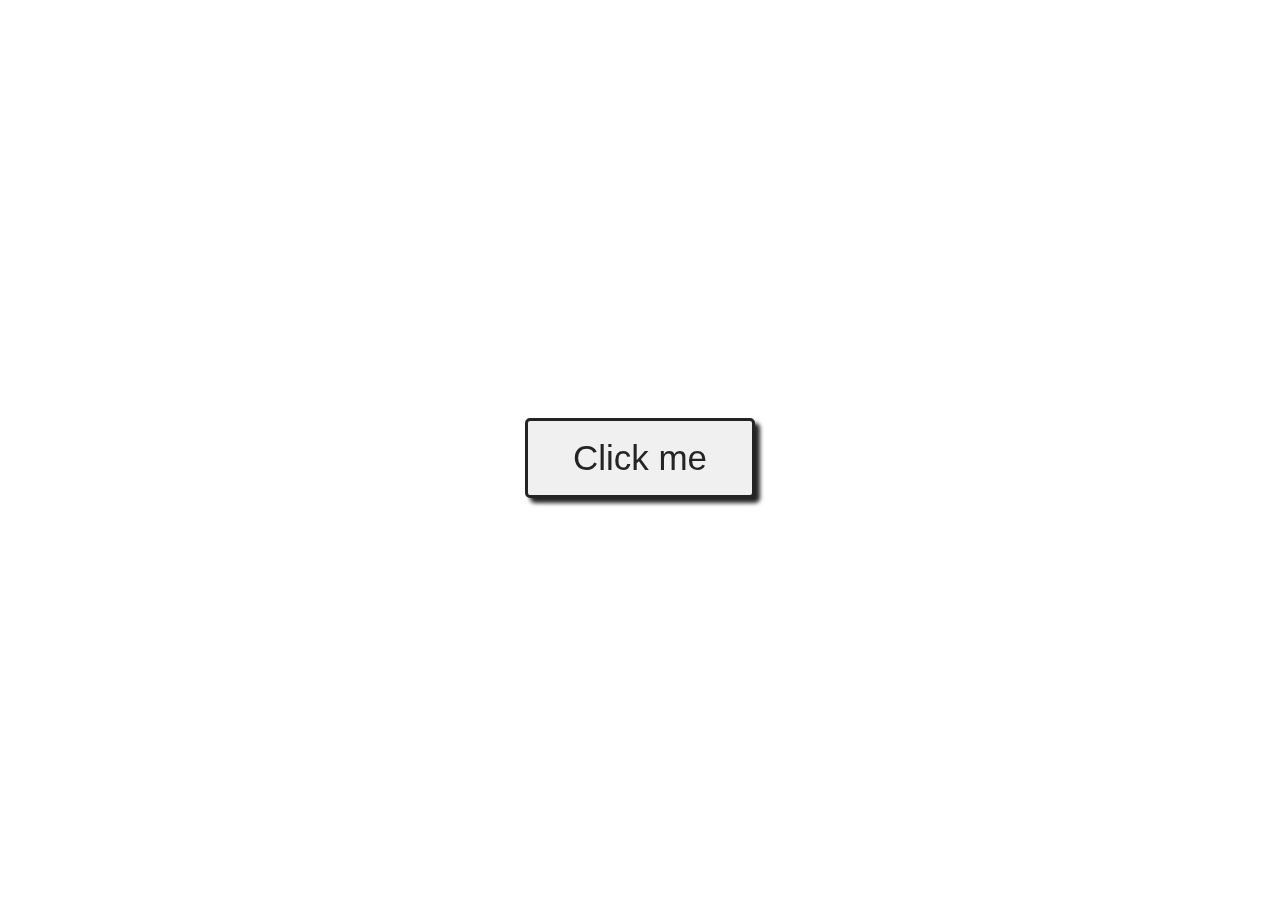
<file: 3D_BUTTON/index.html>
<!DOCTYPE html>
<html lang="en">
	<head>
		<meta charset="UTF-8" />
		<meta name="viewport" content="width=device-width, initial-scale=1.0" />
		<title>3D Button</title>
		<link rel="stylesheet" href="./style.css" />
	</head>
	<body>
		<button class="submit">Click me</button>
	</body>
</html>
</file>
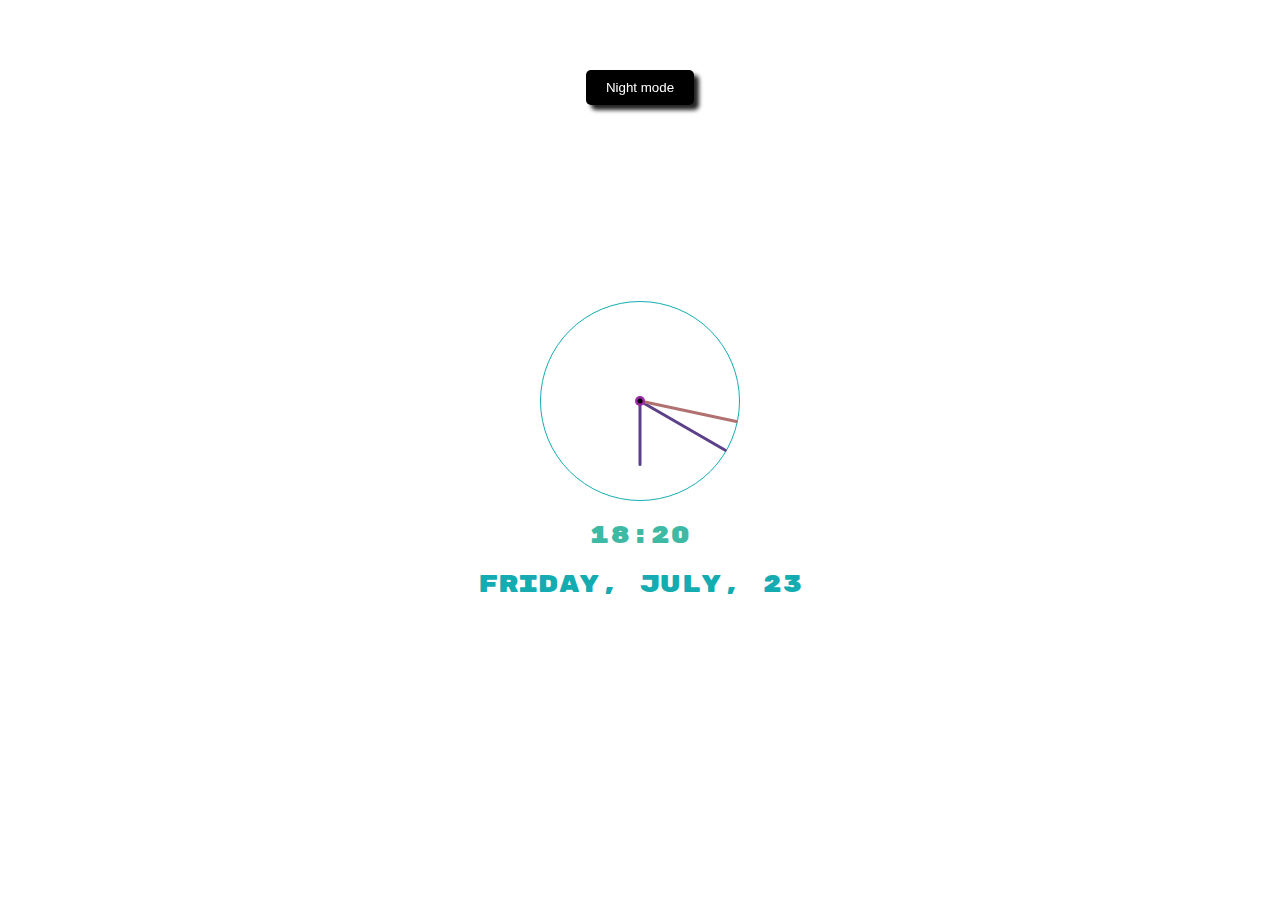
<file: CLOCK_WITH_ARROW/index.html>
<!DOCTYPE html>
<html lang="en">
	<head>
		<meta charset="UTF-8" />
		<meta name="viewport" content="width=device-width, initial-scale=1.0" />
		<link rel="stylesheet" href="./style.css" />
		<script src="script.js" defer></script>
		<title>Clock with arrow</title>
	</head>
	<body>
		<button class="toggle">Night mode</button>

		<div class="container">
			<div class="clock">
				<div class="clock__needle clock__needle--hour"></div>
				<div class="clock__needle clock__needle--minute"></div>
				<div class="clock__needle clock__needle--second"></div>
				<div class="clock__center_point"></div>
			</div>
		</div>

		<div class="time"></div>
		<div class="date"></div>
	</body>
</html>
</file>
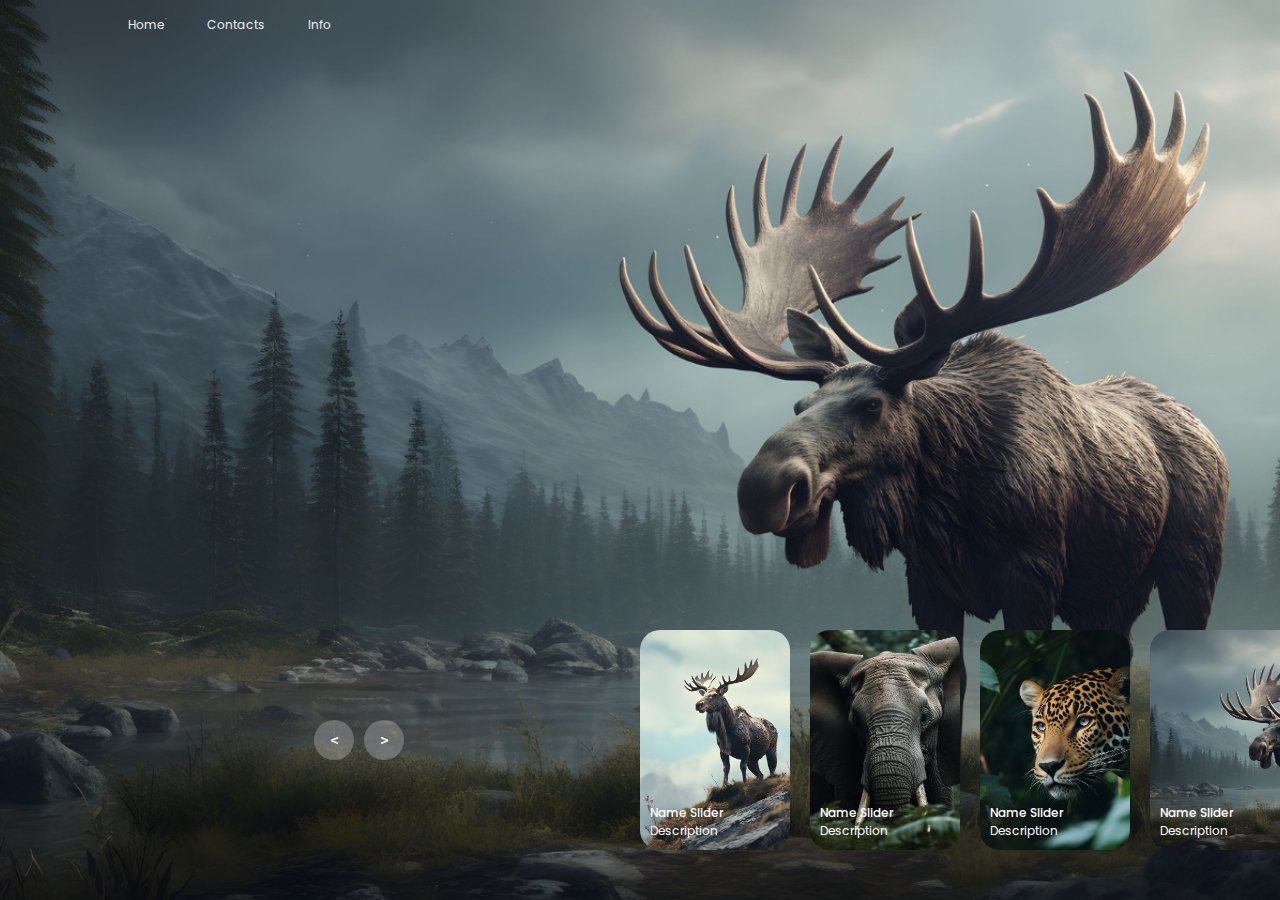
<file: CRAZY_SLIDER/index.html>
<!DOCTYPE html>
<html lang="en">

<head>
	<meta charset="UTF-8">
	<meta name="viewport" content="width=device-width, initial-scale=1.0">
	<title>Document</title>
	<link rel="stylesheet" href="style.css">
	<script src='app.js' defer></script>
</head>

<body>
	<header>
		<nav>
			<a href="#">Home</a>
			<a href="#">Contacts</a>
			<a href="#">Info</a>
		</nav>
	</header>

	<!--carousel-->
	<div class="carousel">
		<div class="list">
			<div class="item">
				<img src="image/img1.jpg" alt="">
				<div class="content">
					<div class="author">AUTHOR</div>
					<div class="title">DESIGN SLIDER</div>
					<div class="topic">ANIMAL</div>
					<div class="des">Lorem, ipsum dolor sit amet consectetur adipisicing elit. Placeat cumque eligendi ab,
						molestiae explicabo ullam velit similique quaerat, non, maxime enim maiores voluptatibus obcaecati quibusdam
						aut hic esse! Illo, mollitia.</div>
					<div class="buttons">
						<button>SEE MORE</button>
						<button>SUBSCRIBE</button>
					</div>
				</div>
			</div>
			<div class="item">
				<img src="image/img2.jpg" alt="">
				<div class="content">
					<div class="author">AUTHOR</div>
					<div class="title">DESIGN SLIDER</div>
					<div class="topic">ANIMAL</div>
					<div class="des">Lorem, ipsum dolor sit amet consectetur adipisicing elit. Placeat cumque eligendi ab,
						molestiae explicabo ullam velit similique quaerat, non, maxime enim maiores voluptatibus obcaecati quibusdam
						aut hic esse! Illo, mollitia.</div>
					<div class="buttons">
						<button>SEE MORE</button>
						<button>SUBSCRIBE</button>
					</div>
				</div>
			</div>
			<div class="item">
				<img src="image/img3.jpg" alt="">
				<div class="content">
					<div class="author">AUTHOR</div>
					<div class="title">DESIGN SLIDER</div>
					<div class="topic">ANIMAL</div>
					<div class="des">Lorem, ipsum dolor sit amet consectetur adipisicing elit. Placeat cumque eligendi ab,
						molestiae explicabo ullam velit similique quaerat, non, maxime enim maiores voluptatibus obcaecati quibusdam
						aut hic esse! Illo, mollitia.</div>
					<div class="buttons">
						<button>SEE MORE</button>
						<button>SUBSCRIBE</button>
					</div>
				</div>
			</div>
			<div class="item">
				<img src="image/img4.jpg" alt="">
				<div class="content">
					<div class="author">AUTHOR</div>
					<div class="title">DESIGN SLIDER</div>
					<div class="topic">ANIMAL</div>
					<div class="des">Lorem, ipsum dolor sit amet consectetur adipisicing elit. Placeat cumque eligendi ab,
						molestiae explicabo ullam velit similique quaerat, non, maxime enim maiores voluptatibus obcaecati quibusdam
						aut hic esse! Illo, mollitia.</div>
					<div class="buttons">
						<button>SEE MORE</button>
						<button>SUBSCRIBE</button>
					</div>
				</div>
			</div>
		</div>
		<!--thumbnail-->
		<div class="thumbnail">
			<div class="item">
				<img src="image/img2.jpg" alt="">
				<div class="content">
					<div class="title">
						Name Slider
					</div>
					<div class="des">
						Description
					</div>
				</div>
			</div>
			<div class="item">
				<img src="image/img3.jpg" alt="">
				<div class="content">
					<div class="title">
						Name Slider
					</div>
					<div class="des">
						Description
					</div>
				</div>
			</div>
			<div class="item">
				<img src="image/img4.jpg" alt="">
				<div class="content">
					<div class="title">
						Name Slider
					</div>
					<div class="des">
						Description
					</div>
				</div>
			</div>
			<div class="item">
				<img src="image/img1.jpg" alt="">
				<div class="content">
					<div class="title">
						Name Slider
					</div>
					<div class="des">
						Description
					</div>
				</div>
			</div>
		</div>
		<!--arrows-->
		<div class="arrows">
			<button id='prev'> &lt; </button>
			<button id='next'> &gt; </button>
		</div>
		<div class="time"></div>
	</div>


</body>

</html>
</file>
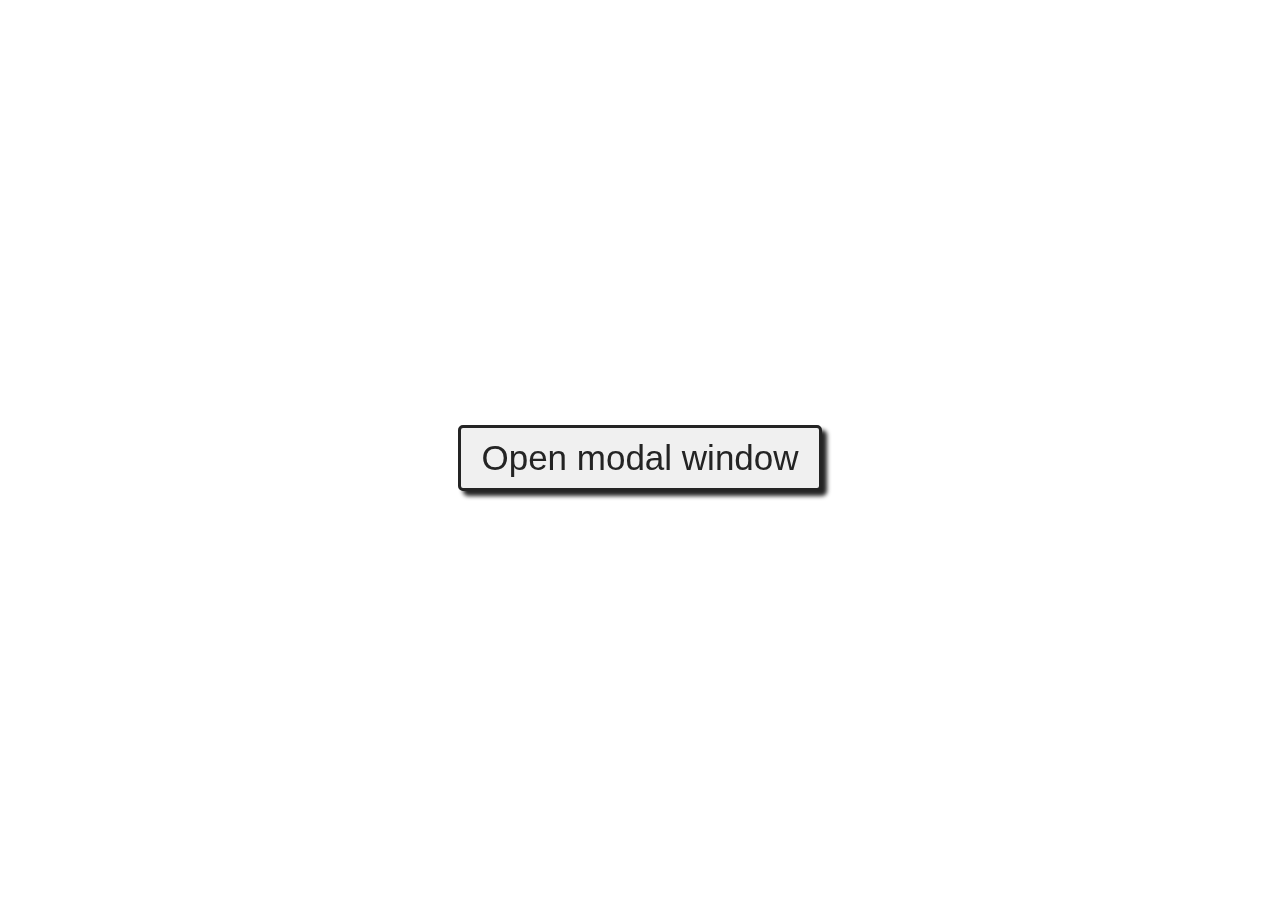
<file: SIMPLE_MODAL_WINDOW/index.html>
<!DOCTYPE html>
<html lang="en">
	<head>
		<meta charset="UTF-8" />
		<meta name="viewport" content="width=device-width, initial-scale=1.0" />
		<title>Simple modal window</title>
		<link rel="stylesheet" href="./style.css" />
	</head>
	<body class="modal">
		<button id="open" class="modal__button">Open modal window</button>
		<div class="modal__container">
			<div class="modal__context">
				<h1 class="modal__title">Lorem ipsum dolor</h1>
				<p class="modal__text">
					Lorem ipsum dolor sit amet consectetur adipisicing elit. Perspiciatis
					quaerat dignissimos nostrum sed eos ipsa consequuntur illo et maiores
					sunt asperiores, aperiam tempore? Hic quo aliquid laudantium quibusdam
					nobis dolore.
				</p>
				<button class="modal__button modal__button--close">Close</button>
			</div>
		</div>

		<script src="./script.js"></script>
	</body>
</html>
</file>
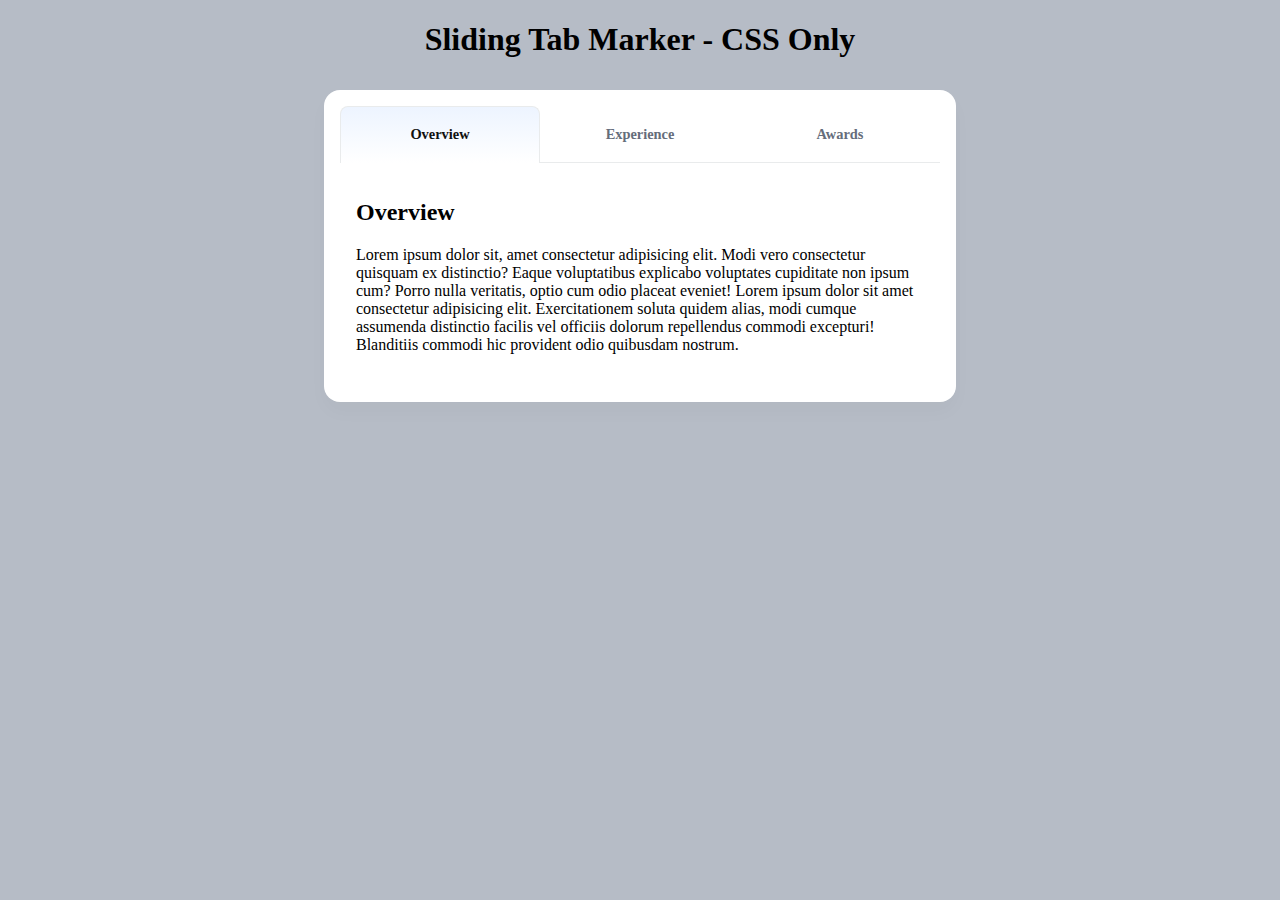
<file: TABS_HTML_CSS_only/index.html>
<!DOCTYPE html>
<html lang="en">
	<head>
		<meta charset="UTF-8" />
		<meta name="viewport" content="width=device-width, initial-scale=1.0" />
		<link rel="stylesheet" href="style.css" />
		<title>Tabs</title>
	</head>
	<body>
		<h1>Sliding Tab Marker - CSS Only</h1>

		<section class="widget">
			<nav class="tabs input">
				<input type="radio" id="overviews" name="tabs" checked />
				<label for="overviews">Overview</label>

				<input type="radio" id="experience" name="tabs" />
				<label for="experience">Experience</label>

				<input type="radio" id="awards" name="tabs" />
				<label for="awards">Awards</label>
			</nav>

			<section class="tab-content">
				<article class="tab-content-1">
					<h2>Overview</h2>
					<p>
						Lorem ipsum dolor sit, amet consectetur adipisicing elit. Modi vero
						consectetur quisquam ex distinctio? Eaque voluptatibus explicabo
						voluptates cupiditate non ipsum cum? Porro nulla veritatis, optio
						cum odio placeat eveniet! Lorem ipsum dolor sit amet consectetur
						adipisicing elit. Exercitationem soluta quidem alias, modi cumque
						assumenda distinctio facilis vel officiis dolorum repellendus
						commodi excepturi! Blanditiis commodi hic provident odio quibusdam
						nostrum.
					</p>
				</article>
				<article class="tab-content-2">
					<h2>Experience</h2>
					<p>
						Lorem ipsum dolor sit, amet consectetur adipisicing elit. Modi vero
						consectetur quisquam ex distinctio? Eaque voluptatibus explicabo
						voluptates cupiditate non ipsum cum? Porro nulla veritatis, optio
						cum odio placeat eveniet!
					</p>
				</article>
				<article class="tab-content-3">
					<h2>Awards</h2>
					<p>
						Lorem ipsum dolor sit, amet consectetur adipisicing elit. Modi vero
						consectetur quisquam ex distinctio? Eaque voluptatibus explicabo
						voluptates cupiditate non ipsum cum? Porro nulla veritatis, optio
						cum odio placeat eveniet! Lorem ipsum dolor sit, amet consectetur
						adipisicing elit. Modi vero consectetur quisquam ex distinctio?
						Eaque voluptatibus explicabo voluptates cupiditate non ipsum cum?
						Porro nulla veritatis, optio cum odio placeat eveniet! Lorem ipsum
						dolor sit, amet consectetur adipisicing elit. Modi vero consectetur
						quisquam ex distinctio? Eaque voluptatibus explicabo voluptates
						cupiditate non ipsum cum? Porro nulla veritatis, optio cum odio
						placeat eveniet!
					</p>
				</article>
			</section>
		</section>
	</body>
</html>
</file>
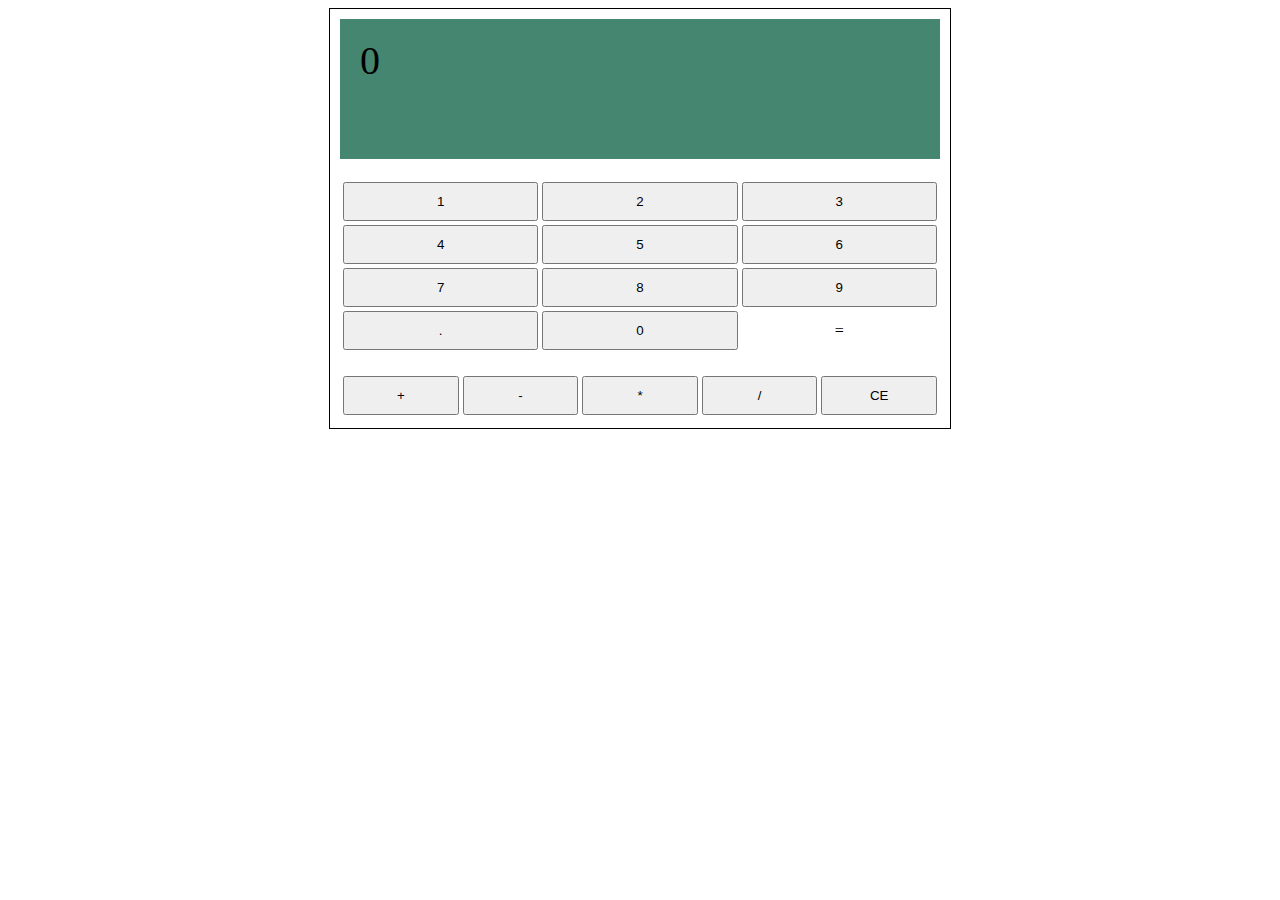
<file: JS_PRACTICE/calc/index.html>
<!DOCTYPE html>
<html lang="en">

<head>
    <meta charset="UTF-8">
    <meta http-equiv="X-UA-Compatible" content="IE=edge">
    <meta name="viewport" content="width=device-width, initial-scale=1.0">
    <title>Document</title>
    <link rel="stylesheet" type="text/css" href="css/style.css">
</head>

<body>
<div class="container">
    <div class="calc">
        <div class="table">
            <div class="result">0</div>
        </div>
        <div class="numbers">
            <table>
                <tr>
                    <td>
                        <button>1</button>
                    </td>
                    <td>
                        <button>2</button>
                    </td>
                    <td>
                        <button>3</button>
                    </td>
                </tr>
                <tr>
                    <td>
                        <button>4</button>
                    </td>
                    <td>
                        <button>5</button>
                    </td>
                    <td>
                        <button>6</button>
                    </td>
                </tr>
                <tr>
                    <td>
                        <button>7</button>
                    </td>
                    <td>
                        <button>8</button>
                    </td>
                    <td>
                        <button>9</button>
                    </td>
                </tr>
                <tr>
                    <td>
                        <button>.</button>
                    </td>
                    <td>
                        <button>0</button>
                    </td>
                    <td id="score">=</td>
                </tr>
            </table>
        </div>
        <div class="operations">
            <table>
                <tr>
                    <td>
                        <button>+</button>
                    </td>
                    <td>
                        <button>-</button>
                    </td>
                    <td>
                        <button>*</button>
                    </td>
                    <td>
                        <button>/</button>
                    </td>
                    <td>
                        <button id="clear">CE</button>
                    </td>
                </tr>
            </table>
        </div>
    </div>
</div>
</body>


<script src="js/script.js"></script>

</html>
</file>
<file: 3D_BUTTON/style.css>
body {
	min-height: 100vh;
	display: flex;
	flex-direction: column;
	justify-content: center;
	align-items: center;
}

.submit {
	width: 230px;
	height: 80px;
	border: 3px solid #242424;
	border-radius: 5px;
	color: #242424;
	background-color: #f0f0f0;
	font-size: 35px;
	cursor: pointer;
	filter: drop-shadow(5px 5px 2px #242424);
	transition: all 0.2s ease;

	&:active {
		transform: translateX(8px) translateY(8px);
		filter: drop-shadow(0px 0px 0px #242424);
	}
}
</file>
<file: CLOCK_WITH_ARROW/style.css>
@import url('https://fonts.googleapis.com/css2?family=Rubik+Mono+One&display=swap');

* {
	box-sizing: border-box;
}

:root {
	--primary-color: #000;
	--secondary-color: #fff;
	--hour-color: #5c4089;
	--second-color: #b27171;
	--center-color: #9b27a9;
	--time: #3ebaa4;
	--date: #14acb0;
}

html {
	transition: all 0.5s ease-in;
}

html.dark {
	--primary-color: #fff;
	--secondary-color: #333;
	background-color: #111;
	color: var(--primary-color);
}

body {
	font-family: 'Rubik Mono One', sans-serif;
	display: flex;
	flex-direction: column;
	gap: 20px;
	align-items: center;
	justify-content: center;
	height: 100vh;
	overflow: hidden;
	margin: 0;
}

.toggle {
	width: fit-content;
	padding: 10px 20px;
	border: 0;
	border-radius: 5px;
	background-color: var(--primary-color);
	color: var(--secondary-color);
	cursor: pointer;
	filter: drop-shadow(5px 5px 2px #242424);
	transition: all 0.2s ease;
	position: absolute;
	top: 70px;

	&:active {
		transform: translateX(8px) translateY(8px);
		filter: drop-shadow(0px 0px 0px #242424);
	}
}

.container {
	display: flex;
	flex-direction: column;
	justify-content: space-between;
	align-items: center;
}

.clock {
	position: relative;
	width: 200px;
	height: 200px;
	border: 1px solid var(--date);
	border-radius: 50%;
}

.clock__needle {
	background-color: var(--primary-color);
	position: absolute;
	top: 50%;
	left: 50%;
	height: 65px;
	width: 3px;
	transform-origin: bottom center;
	transition: all 0.5s ease-in;
	border-radius: 3px;
}

.clock__needle--hour {
	transform: translate(-50%, -100%) rotate(0deg);
	background-color: var(--hour-color);
}

.clock__needle--minute {
	transform: translate(-50%, -100%) rotate(0deg);
	background-color: var(--hour-color);
	height: 100px;
}

.clock__needle--second {
	transform: translate(-50%, -100%) rotate(0deg);
	background-color: var(--second-color);
	height: 100px;
}

.clock__center_point {
	background-color: var(--center-color);
	width: 10px;
	height: 10px;
	position: absolute;
	top: 50%;
	left: 50%;
	transform: translate(-50%, -50%);
	border-radius: 50%;
	&::after {
		content: '';
		background-color: var(--primary-color);
		width: 5px;
		height: 5px;
		position: absolute;
		top: 50%;
		left: 50%;
		transform: translate(-50%, -50%);
		border-radius: 50%;
	}
}

.time {
	font-size: 24px;
	letter-spacing: 0.3px;
	text-transform: uppercase;
	color: var(--time);
}

.date {
	font-size: 24px;
	letter-spacing: 0.3px;
	text-transform: uppercase;
	color: var(--date);
}
</file>
<file: CRAZY_SLIDER/style.css>
@import url('https://fonts.googleapis.com/css2?family=Poppins:ital,wght@0,100;0,200;0,300;0,400;0,500;0,600;0,700;0,800;0,900;1,100;1,200;1,300;1,400;1,500;1,600;1,700;1,800;1,900&display=swap');

body{
	margin: 0;
	background-color: #000;
	color: #eee;
	font-family: Poppins;
	font-size: 12px;
}
a{
	text-decoration: none;
}
header{
	width: 1140px;
	max-width: 80%;
	margin: auto;
	height: 50px;
	display: flex;
	align-items: center;
	position: relative;
	z-index: 100;
}
header a{
	color: #eee;
	margin-right: 40px;
}
/* carousel */
.carousel{
	height: 100vh;
	margin-top: -50px;
	width: 100vw;
	overflow: hidden;
	position: relative;
}
.carousel .list .item{
	width: 100%;
	height: 100%;
	position: absolute;
	inset: 0 0 0 0;
}
.carousel .list .item img{
	width: 100%;
	height: 100%;
	object-fit: cover;
}
.carousel .list .item .content{
	position: absolute;
	top: 20%;
	width: 1140px;
	max-width: 80%;
	left: 50%;
	transform: translateX(-50%);
	padding-right: 30%;
	box-sizing: border-box;
	color: #fff;
	text-shadow: 0 5px 10px #0004;
}
.carousel .list .item .author{
	font-weight: bold;
	letter-spacing: 10px;
}
.carousel .list .item .title,
.carousel .list .item .topic{
	font-size: 5em;
	font-weight: bold;
	line-height: 1.3em;
}
.carousel .list .item .topic{
	color: #f1683a;
}
.carousel .list .item .buttons{
	display: grid;
	grid-template-columns: repeat(2, 130px);
	grid-template-rows: 40px;
	gap: 5px;
	margin-top: 20px;
}
.carousel .list .item .buttons button{
	border: none;
	background-color: #eee;
	letter-spacing: 3px;
	font-family: Poppins;
	font-weight: 500;
}
.carousel .list .item .buttons button:nth-child(2){
	background-color: transparent;
	border: 1px solid #fff;
	color: #eee;
}
/* thumbail */
.thumbnail{
	position: absolute;
	bottom: 50px;
	left: 50%;
	width: max-content;
	z-index: 100;
	display: flex;
	gap: 20px;
}
.thumbnail .item{
	width: 150px;
	height: 220px;
	flex-shrink: 0;
	position: relative;
}
.thumbnail .item img{
	width: 100%;
	height: 100%;
	object-fit: cover;
	border-radius: 20px;
}
.thumbnail .item .content{
	color: #fff;
	position: absolute;
	bottom: 10px;
	left: 10px;
	right: 10px;
}
.thumbnail .item .content .title{
	font-weight: 500;
}
.thumbnail .item .content .description{
	font-weight: 300;
}
/* arrows */
.arrows{
	position: absolute;
	top: 80%;
	right: 52%;
	z-index: 100;
	width: 300px;
	max-width: 30%;
	display: flex;
	gap: 10px;
	align-items: center;
}
.arrows button{
	width: 40px;
	height: 40px;
	border-radius: 50%;
	background-color: #eee4;
	border: none;
	color: #fff;
	font-family: monospace;
	font-weight: bold;
	transition: .5s;
	cursor: pointer;
}
.arrows button:hover{
	background-color: #fff;
	color: #000;
}

/* animation */
.carousel .list .item:nth-child(1){
	z-index: 1;
}

/* animation text in first item */

.carousel .list .item:nth-child(1) .content .author,
.carousel .list .item:nth-child(1) .content .title,
.carousel .list .item:nth-child(1) .content .topic,
.carousel .list .item:nth-child(1) .content .des,
.carousel .list .item:nth-child(1) .content .buttons
{
	transform: translateY(50px);
	filter: blur(20px);
	opacity: 0;
	animation: showContent 1s linear 1 forwards;
}
@keyframes showContent{
	to{
			transform: translateY(0px);
			filter: blur(0px);
			opacity: 1;
	}
}
.carousel .list .item:nth-child(1) .content .title{
	animation-delay: 1.2s!important;
}
.carousel .list .item:nth-child(1) .content .topic{
	animation-delay: 1.4s!important;
}
.carousel .list .item:nth-child(1) .content .des{
	animation-delay: 1.6s!important;
}
.carousel .list .item:nth-child(1) .content .buttons{
	animation-delay: 1.8s!important;
}
/* create animation when next click */
.carousel.next .list .item:nth-child(1) img{
	width: 150px;
	height: 220px;
	position: absolute;
	bottom: 50px;
	left: 50%;
	border-radius: 30px;
	animation: showImage .5s linear 1 forwards;
}
@keyframes showImage{
	to{
			bottom: 0;
			left: 0;
			width: 100%;
			height: 100%;
			border-radius: 0;
	}
}

.carousel.next .thumbnail .item:nth-last-child(1){
	overflow: hidden;
	animation: showThumbnail .5s linear 1 forwards;
}
.carousel.prev .list .item img{
	z-index: 100;
}
@keyframes showThumbnail{
	from{
			width: 0;
			opacity: 0;
	}
}
.carousel.next .thumbnail{
	animation: effectNext .5s linear 1 forwards;
}

@keyframes effectNext{
	from{
			transform: translateX(150px);
	}
}

/* running time */

.carousel .time{
	position: absolute;
	z-index: 1000;
	width: 0%;
	height: 3px;
	background-color: #f1683a;
	left: 0;
	top: 0;
}

.carousel.next .time,
.carousel.prev .time{
	animation: runningTime 2s linear 1 forwards;
}
@keyframes runningTime{
	from{ width: 100%}
	to{width: 0}
}


/* prev click */

.carousel.prev .list .item:nth-child(2){
	z-index: 2;
}

.carousel.prev .list .item:nth-child(2) img{
	animation: outFrame 0.5s linear 1 forwards;
	position: absolute;
	bottom: 0;
	left: 0;
}
@keyframes outFrame{
	to{
			width: 150px;
			height: 220px;
			bottom: 50px;
			left: 50%;
			border-radius: 20px;
	}
}

.carousel.prev .thumbnail .item:nth-child(1){
	overflow: hidden;
	opacity: 0;
	animation: showThumbnail .5s linear 1 forwards;
}
.carousel.next .arrows button,
.carousel.prev .arrows button{
	pointer-events: none;
}
.carousel.prev .list .item:nth-child(2) .content .author,
.carousel.prev .list .item:nth-child(2) .content .title,
.carousel.prev .list .item:nth-child(2) .content .topic,
.carousel.prev .list .item:nth-child(2) .content .des,
.carousel.prev .list .item:nth-child(2) .content .buttons
{
	animation: contentOut 1.5s linear 1 forwards!important;
}

@keyframes contentOut{
	to{
			transform: translateY(-150px);
			filter: blur(20px);
			opacity: 0;
	}
}
@media screen and (max-width: 678px) {
	.carousel .list .item .content{
			padding-right: 0;
	}
	.carousel .list .item .content .title{
			font-size: 30px;
	}
}
</file>
<file: SIMPLE_MODAL_WINDOW/style.css>
.modal {
	min-height: 100vh;
	display: flex;
	flex-direction: column;
	align-items: center;
	justify-content: center;
}
.modal__button {
	width: fit-content;
	padding: 10px 20px;
	border: 3px solid #242424;
	border-radius: 5px;
	color: #242424;
	background-color: #f0f0f0;
	font-size: 35px;
	cursor: pointer;
	filter: drop-shadow(5px 5px 2px #242424);
	transition: all 0.2s ease;

	&:active {
		transform: translateX(8px) translateY(8px);
		filter: drop-shadow(0px 0px 0px #242424);
	}
}
.modal__button--close {
	border-color: #900505;
	color: #900505;
	background-color: #e9bbbb;
	filter: drop-shadow(5px 5px 2px #900505);
}
.modal__container {
	display: flex;
	align-items: center;
	justify-content: center;
	background-color: rgba(0, 0, 0, 0.3);
	position: fixed;
	top: 0;
	left: 0;
	height: 100vh;
	width: 100vw;
	opacity: 0;
	transition: opacity 0.3s ease;
	pointer-events: none;
}
.modal__container--show {
	opacity: 1;
	pointer-events: auto;
}
.modal__context {
	background-color: #fff;
	width: 600px;
	max-width: 100%;
	padding: 30px 50px;
	border-radius: 5px;
	box-shadow: 2px 2px 4px rgba(0, 0, 0, 0.2);
	text-align: center;
}
.modal__title {
	margin: 0;
}
.modal__text {
	opacity: 0.7;
	font-size: 14px;
}
</file>
<file: TABS_HTML_CSS_only/style.css>
body {
	background: #b6bcc6;
}
h1 {
	text-align: center;
}
.widget {
	width: 80vw;
	max-width: 600px;
	padding: 1rem;
	margin: 2rem auto;
	border-radius: 1rem;
	background-color: #fff;
	box-shadow: 0 10px 20px 0 rgba(0, 0, 0, 0.025);
}

.tabs {
	--tab-count: 3;
	--active: 0;

	position: relative;
	isolation: isolate;
	display: flex;
	height: 3.5rem;
	border-block-end: 1px solid #e9ebec;
	&::after {
		pointer-events: none;
		position: absolute;
		content: '';
		z-index: -1;
		inset: 0 0 -1px;
		width: calc(100% / var(--tab-count) - 2px);
		border-radius: 0.5rem 0.5rem 0 0;
		border: 1px solid #e9ebec;
		border-block-end: none;
		background-image: linear-gradient(#edf4ff, #fff);

		translate: calc(var(--active) * 100%);
		transition: translate 0.3s ease-in-out;
	}
	&:has(:checked:nth-of-type(1)) {
		--active: 0;
	}
	&:has(:checked:nth-of-type(2)) {
		--active: 1;
	}
	&:has(:checked:nth-of-type(3)) {
		--active: 2;
	}
	& input {
		display: none;
		&:checked + label {
			color: #101010;
		}
	}
	& label {
		flex: 1;
		display: flex;
		justify-content: center;
		align-items: center;
		font-size: 0.9rem;
		font-weight: 600;
		color: #656d7b;
		cursor: pointer;
		transition: color 0.3s ease-in-out;
	}
}

.tab-content {
	padding: 1rem;
}

[class^='tab-content-'] {
	display: none;
}

.widget:has(:checked:nth-of-type(1)) .tab-content-1,
.widget:has(:checked:nth-of-type(2)) .tab-content-2,
.widget:has(:checked:nth-of-type(3)) .tab-content-3 {
	display: block;
}
</file>
<file: JS_PRACTICE/calc/css/style.css>
.calc{
    width: 600px;
    margin: 0 auto;
    border: 1px solid #000;
    padding: 10px;
}
.calc .table{
    min-height: 100px;
    background: #458670;
    padding: 20px;
    margin-bottom: 20px;
}
.calc .table .result{
    font-size: 40px;
    line-height: 44px;
}
.calc .numbers table{
    width: 100%;
    text-align: center;
}
.calc .numbers table tr td button{
    width: 100%;
    padding: 10px;
    cursor: pointer;
}
.calc .numbers{
    margin-bottom: 20px;
}
.calc .operations table{
    width: 100%;
    text-align: center;
}
.calc .operations table tr td{
    width: 20%;
}
.calc .operations table tr td button{
    width: 100%;
    cursor: pointer;
    padding: 10px;
}
</file>
